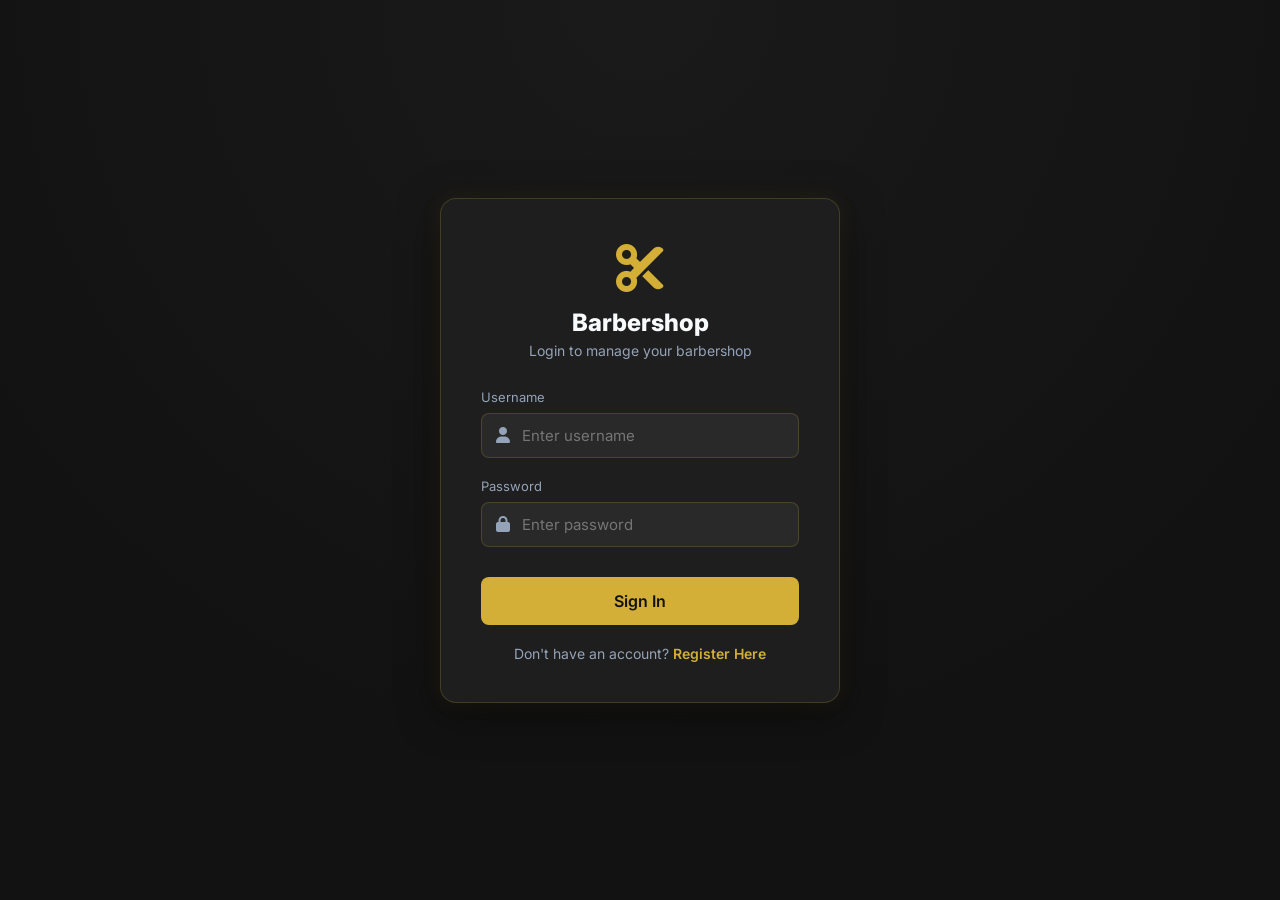
<file: login.html>
<!DOCTYPE html>
<html lang="id">

<head>
    <meta charset="UTF-8">
    <meta name="viewport" content="width=device-width, initial-scale=1.0">
    <title>Login - Barbershop</title>
    <link href="https://fonts.googleapis.com/css2?family=Inter:wght@300;400;600;800&display=swap" rel="stylesheet">
    <link rel="stylesheet" href="https://cdnjs.cloudflare.com/ajax/libs/font-awesome/6.0.0/css/all.min.css">
    <style>
        :root {
            --bg-main: #121212;
            --bg-card: #1e1e1e;
            --primary: #d4af37;
            /* Gold */
            --primary-hover: #b5952f;
            --text-main: #f8fafc;
            --text-muted: #94a3b8;
            --border: rgba(212, 175, 55, 0.2);
            --danger: #ef4444;
        }

        * {
            margin: 0;
            padding: 0;
            box-sizing: border-box;
            font-family: 'Inter', sans-serif;
        }

        body {
            background-color: var(--bg-main);
            color: var(--text-main);
            display: flex;
            justify-content: center;
            align-items: center;
            height: 100vh;
            overflow: hidden;
            background-image: radial-gradient(circle at 50% 0%, #1a1a1a 0%, #121212 70%);
        }

        .login-container {
            background: var(--bg-card);
            padding: 40px;
            border-radius: 16px;
            border: 1px solid var(--border);
            box-shadow: 0 10px 40px rgba(0, 0, 0, 0.5), 0 0 20px rgba(212, 175, 55, 0.1);
            width: 100%;
            max-width: 400px;
            text-align: center;
            animation: fadeIn 0.5s ease;
        }

        @keyframes fadeIn {
            from {
                opacity: 0;
                transform: translateY(-20px);
            }

            to {
                opacity: 1;
                transform: translateY(0);
            }
        }

        .logo {
            font-size: 48px;
            color: var(--primary);
            margin-bottom: 10px;
        }

        h2 {
            font-weight: 800;
            margin-bottom: 5px;
            color: var(--text-main);
        }

        p {
            color: var(--text-muted);
            margin-bottom: 30px;
            font-size: 14px;
        }

        .form-group {
            margin-bottom: 20px;
            text-align: left;
        }

        .form-group label {
            display: block;
            font-size: 13px;
            color: var(--text-muted);
            margin-bottom: 8px;
        }

        .input-wrapper {
            position: relative;
        }

        .input-wrapper i {
            position: absolute;
            left: 15px;
            top: 50%;
            transform: translateY(-50%);
            color: var(--text-muted);
        }

        .form-group input {
            width: 100%;
            padding: 12px 12px 12px 40px;
            background: rgba(255, 255, 255, 0.05);
            border: 1px solid var(--border);
            border-radius: 8px;
            color: white;
            font-size: 15px;
            outline: none;
            transition: all 0.3s ease;
        }

        .form-group input:focus {
            border-color: var(--primary);
            box-shadow: 0 0 0 2px rgba(212, 175, 55, 0.2);
        }

        .btn-login {
            width: 100%;
            padding: 14px;
            background: var(--primary);
            color: #121212;
            border: none;
            border-radius: 8px;
            font-size: 16px;
            font-weight: 600;
            cursor: pointer;
            transition: background 0.3s;
            margin-top: 10px;
        }

        .btn-login:hover {
            background: var(--primary-hover);
        }

        #error-msg {
            color: var(--danger);
            font-size: 13px;
            margin-top: 15px;
            display: none;
        }
    </style>
</head>

<body>

    <div class="login-container">
        <div class="logo">
            <i class="fas fa-cut"></i>
        </div>
        <h2>Barbershop</h2>
        <p>Login to manage your barbershop</p>

        <form id="login-form">
            <div class="form-group">
                <label>Username</label>
                <div class="input-wrapper">
                    <i class="fas fa-user"></i>
                    <input type="text" id="username" placeholder="Enter username" required>
                </div>
            </div>

            <div class="form-group">
                <label>Password</label>
                <div class="input-wrapper">
                    <i class="fas fa-lock"></i>
                    <input type="password" id="password" placeholder="Enter password" required>
                </div>
            </div>

            <button type="submit" class="btn-login">Sign In</button>
            <div id="error-msg">Invalid username or password!</div>

            <div style="margin-top: 20px; font-size: 14px;">
                <span style="color: var(--text-muted);">Don't have an account?</span>
                <a href="register.html" style="color: var(--primary); text-decoration: none; font-weight: 600;">Register
                    Here</a>
            </div>
        </form>
    </div>

    <script>
        // Simple client-side auth for demonstration
        document.getElementById('login-form').addEventListener('submit', function (e) {
            e.preventDefault();
            const user = document.getElementById('username').value;
            const pass = document.getElementById('password').value;
            const errorMsg = document.getElementById('error-msg');

            // Hardcoded credential: admin / admin123
            let isValid = false;
            let loggedInUser = '';

            if (user === 'admin' && pass === 'admin123') {
                isValid = true;
                loggedInUser = 'Admin Barbershop';
            } else {
                // Check localStorage users
                const storedUsersStr = localStorage.getItem('barberpos_users');
                if (storedUsersStr) {
                    const storedUsers = JSON.parse(storedUsersStr);
                    const foundUser = storedUsers.find(u => u.username === user && u.password === pass);
                    if (foundUser) {
                        isValid = true;
                        loggedInUser = foundUser.fullname;
                    }
                }
            }

            if (isValid) {
                localStorage.setItem('barberpos_loggedin', 'true');
                localStorage.setItem('barberpos_user', loggedInUser);
                window.location.href = 'index.html';
            } else {
                errorMsg.style.display = 'block';
            }
        });

        // Check if already logged in
        if (localStorage.getItem('barberpos_loggedin') === 'true') {
            window.location.href = 'index.html';
        }
    </script>
</body>

</html>
</file>
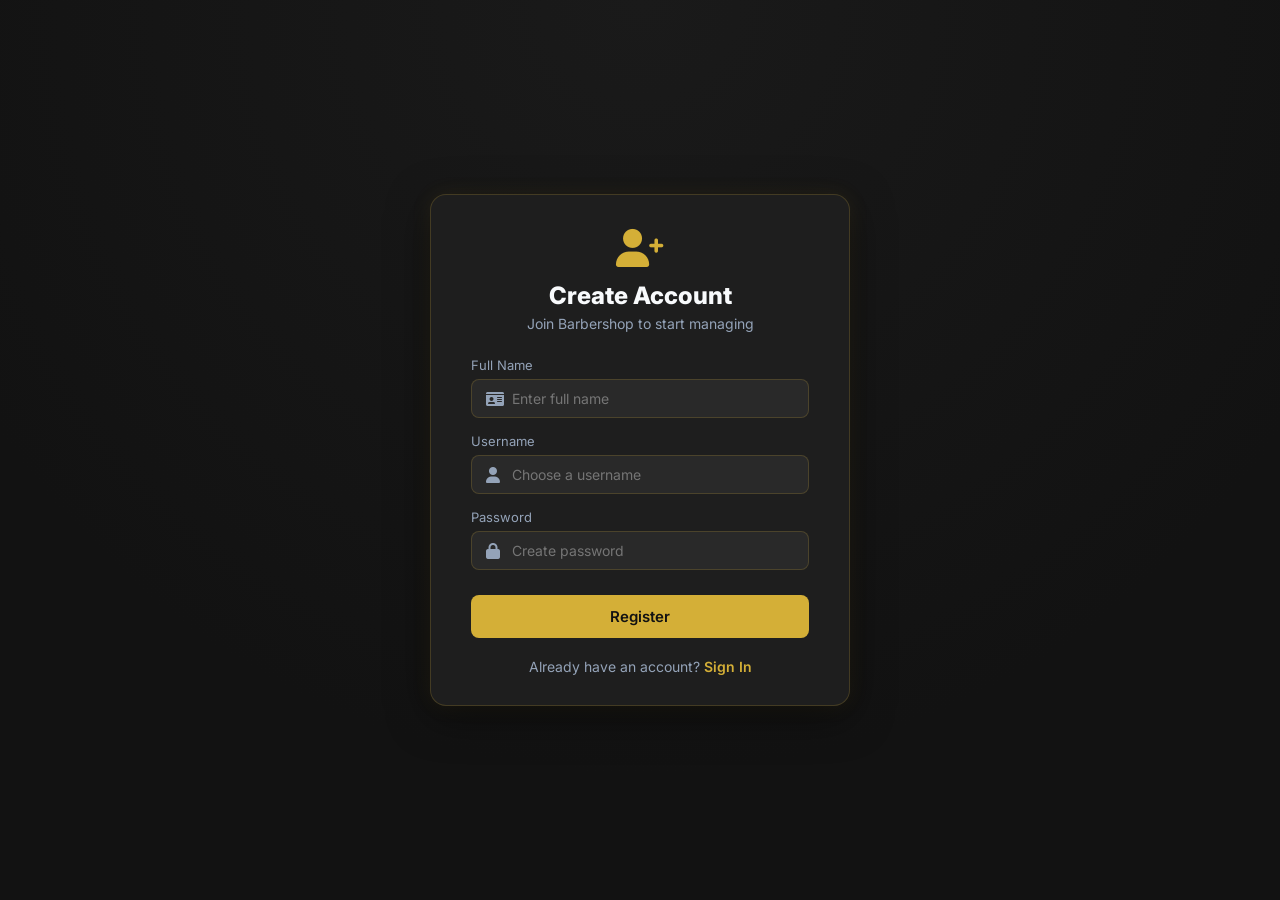
<file: register.html>
<!DOCTYPE html>
<html lang="id">
<head>
    <meta charset="UTF-8">
    <meta name="viewport" content="width=device-width, initial-scale=1.0">
    <title>Register - Barbershop</title>
    <link href="https://fonts.googleapis.com/css2?family=Inter:wght@300;400;600;800&display=swap" rel="stylesheet">
    <link rel="stylesheet" href="https://cdnjs.cloudflare.com/ajax/libs/font-awesome/6.0.0/css/all.min.css">
    <style>
        :root {
            --bg-main: #121212;
            --bg-card: #1e1e1e;
            --primary: #d4af37; /* Gold */
            --primary-hover: #b5952f;
            --text-main: #f8fafc;
            --text-muted: #94a3b8;
            --border: rgba(212, 175, 55, 0.2);
            --danger: #ef4444;
            --success: #10b981;
        }

        * {
            margin: 0;
            padding: 0;
            box-sizing: border-box;
            font-family: 'Inter', sans-serif;
        }

        body {
            background-color: var(--bg-main);
            color: var(--text-main);
            display: flex;
            justify-content: center;
            align-items: center;
            height: 100vh;
            overflow: hidden;
            background-image: radial-gradient(circle at 50% 0%, #1a1a1a 0%, #121212 70%);
        }

        .login-container {
            background: var(--bg-card);
            padding: 30px 40px;
            border-radius: 16px;
            border: 1px solid var(--border);
            box-shadow: 0 10px 40px rgba(0, 0, 0, 0.5), 0 0 20px rgba(212, 175, 55, 0.1);
            width: 100%;
            max-width: 420px;
            text-align: center;
            animation: fadeIn 0.5s ease;
            max-height: 95vh;
            overflow-y: auto;
        }

        @keyframes fadeIn {
            from { opacity: 0; transform: translateY(-20px); }
            to { opacity: 1; transform: translateY(0); }
        }

        .logo {
            font-size: 38px;
            color: var(--primary);
            margin-bottom: 10px;
        }

        h2 {
            font-weight: 800;
            margin-bottom: 5px;
            color: var(--text-main);
        }

        p {
            color: var(--text-muted);
            margin-bottom: 25px;
            font-size: 14px;
        }

        .form-group {
            margin-bottom: 15px;
            text-align: left;
        }

        .form-group label {
            display: block;
            font-size: 13px;
            color: var(--text-muted);
            margin-bottom: 6px;
        }

        .input-wrapper {
            position: relative;
        }

        .input-wrapper i {
            position: absolute;
            left: 15px;
            top: 50%;
            transform: translateY(-50%);
            color: var(--text-muted);
        }

        .form-group input {
            width: 100%;
            padding: 10px 12px 10px 40px;
            background: rgba(255, 255, 255, 0.05);
            border: 1px solid var(--border);
            border-radius: 8px;
            color: white;
            font-size: 14px;
            outline: none;
            transition: all 0.3s ease;
        }

        .form-group input:focus {
            border-color: var(--primary);
            box-shadow: 0 0 0 2px rgba(212, 175, 55, 0.2);
        }

        .btn-login {
            width: 100%;
            padding: 12px;
            background: var(--primary);
            color: #121212;
            border: none;
            border-radius: 8px;
            font-size: 15px;
            font-weight: 600;
            cursor: pointer;
            transition: background 0.3s;
            margin-top: 10px;
        }

        .btn-login:hover {
            background: var(--primary-hover);
        }

        #msg-box {
            font-size: 13px;
            margin-top: 15px;
            display: none;
            padding: 10px;
            border-radius: 5px;
        }

        .msg-error {
            background: rgba(239, 68, 68, 0.1);
            color: var(--danger);
            border: 1px solid var(--danger);
        }

        .msg-success {
            background: rgba(16, 185, 129, 0.1);
            color: var(--success);
            border: 1px solid var(--success);
        }

        /* Scrollbar styles for the container */
        .login-container::-webkit-scrollbar {
            width: 6px;
        }
        .login-container::-webkit-scrollbar-thumb {
            background-color: var(--primary);
            border-radius: 10px;
        }
    </style>
</head>
<body>

    <div class="login-container">
        <div class="logo">
            <i class="fas fa-user-plus"></i>
        </div>
        <h2>Create Account</h2>
        <p>Join Barbershop to start managing</p>

        <form id="register-form">
            <div class="form-group">
                <label>Full Name</label>
                <div class="input-wrapper">
                    <i class="fas fa-id-card"></i>
                    <input type="text" id="fullname" placeholder="Enter full name" required>
                </div>
            </div>

            <div class="form-group">
                <label>Username</label>
                <div class="input-wrapper">
                    <i class="fas fa-user"></i>
                    <input type="text" id="username" placeholder="Choose a username" required>
                </div>
            </div>
            
            <div class="form-group">
                <label>Password</label>
                <div class="input-wrapper">
                    <i class="fas fa-lock"></i>
                    <input type="password" id="password" placeholder="Create password" required>
                </div>
            </div>

            <button type="submit" class="btn-login">Register</button>
            <div id="msg-box"></div>
            
            <div style="margin-top: 20px; font-size: 14px;">
                <span style="color: var(--text-muted);">Already have an account?</span> 
                <a href="login.html" style="color: var(--primary); text-decoration: none; font-weight: 600;">Sign In</a>
            </div>
        </form>
    </div>

    <script>
        document.getElementById('register-form').addEventListener('submit', function(e) {
            e.preventDefault();
            const fullname = document.getElementById('fullname').value.trim();
            const username = document.getElementById('username').value.trim();
            const password = document.getElementById('password').value;
            const msgBox = document.getElementById('msg-box');

            if(fullname === '' || username === '' || password === '') {
                showMessage('All fields are required!', 'error');
                return;
            }

            // Get existing users or empty array
            let users = [];
            const storedUsersStr = localStorage.getItem('barberpos_users');
            if (storedUsersStr) {
                users = JSON.parse(storedUsersStr);
            }

            // Check if username already exists
            const userExists = users.some(u => u.username === username);
            if (userExists || username === 'admin') {
                showMessage('Username already taken!', 'error');
                return;
            }

            // Add new user
            users.push({
                fullname: fullname,
                username: username,
                password: password
            });

            // Save back to localStorage
            localStorage.setItem('barberpos_users', JSON.stringify(users));
            
            showMessage('Registration successful! Redirecting...', 'success');
            
            // Redirect to login after a short delay
            setTimeout(() => {
                window.location.href = 'login.html';
            }, 1500);
        });

        function showMessage(text, type) {
            const msgBox = document.getElementById('msg-box');
            msgBox.textContent = text;
            msgBox.className = type === 'error' ? 'msg-error' : 'msg-success';
            msgBox.style.display = 'block';
        }
    </script>
</body>
</html>
</file>
